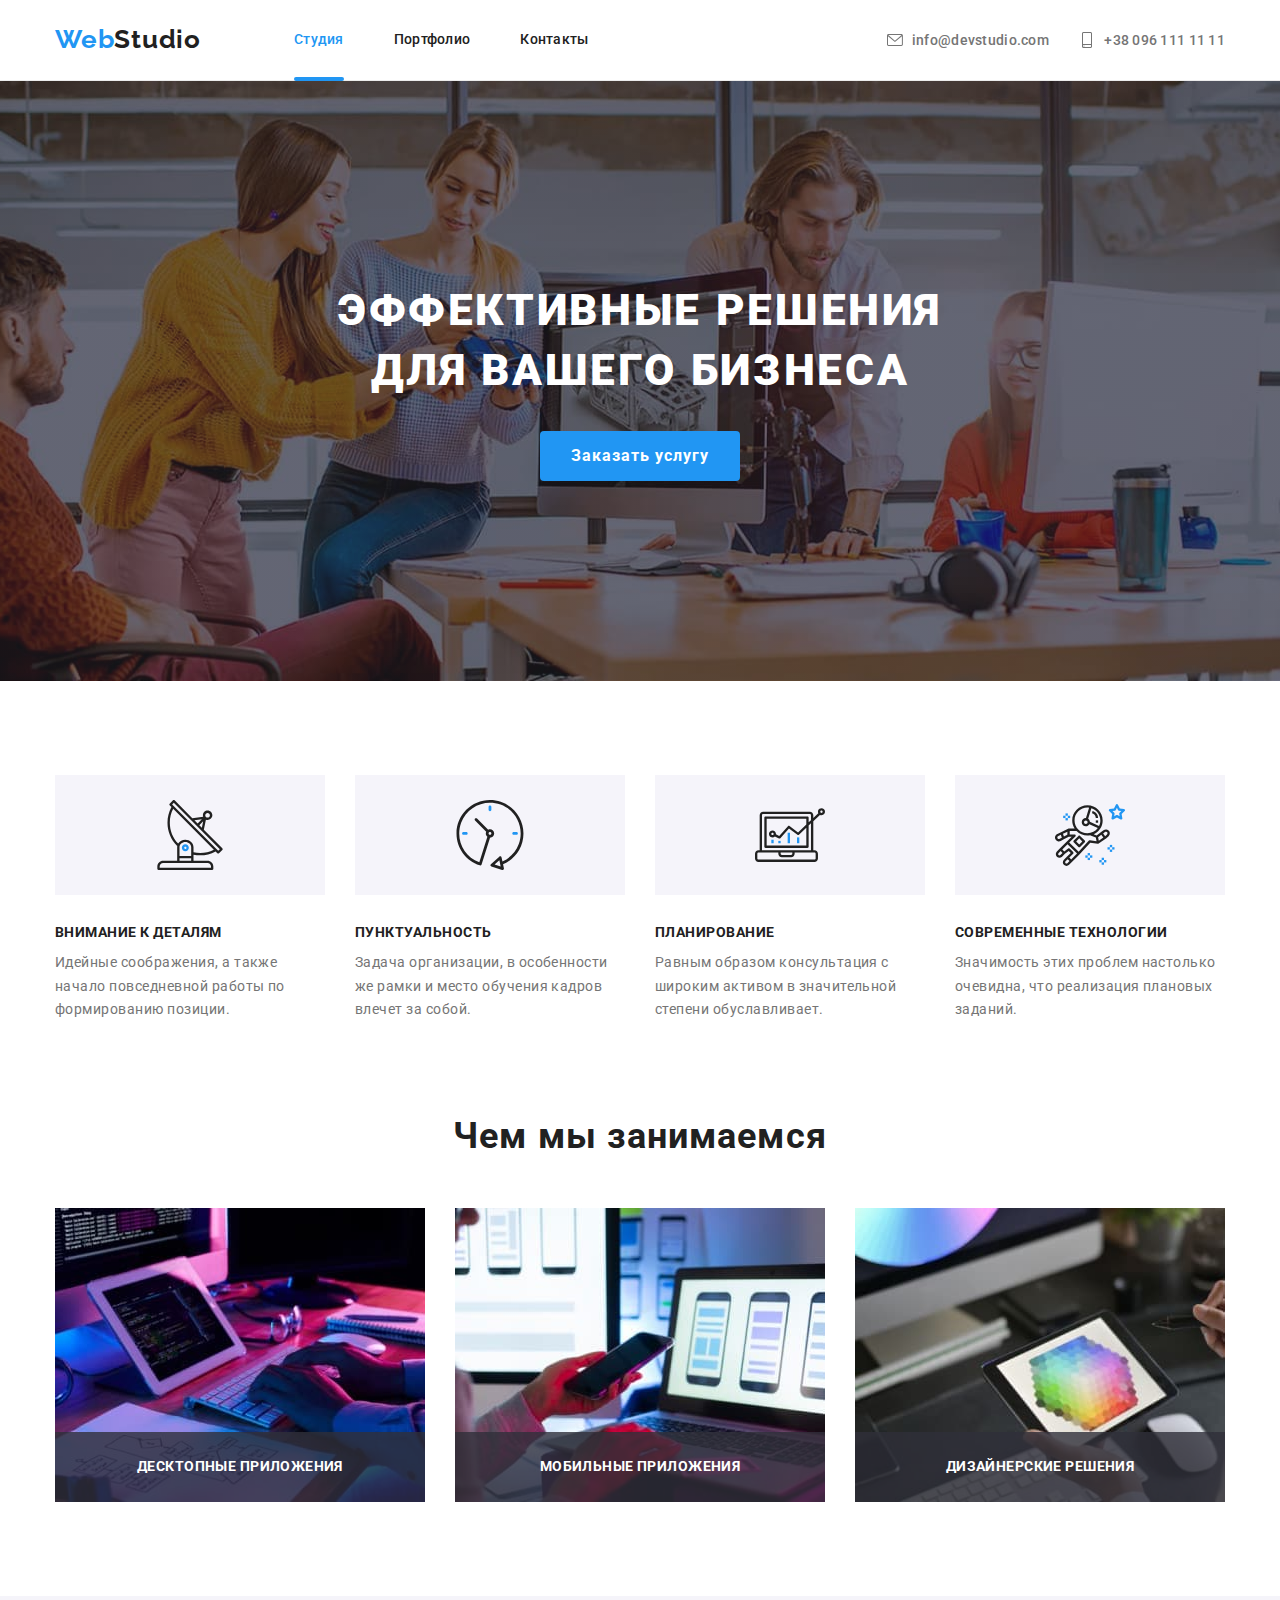
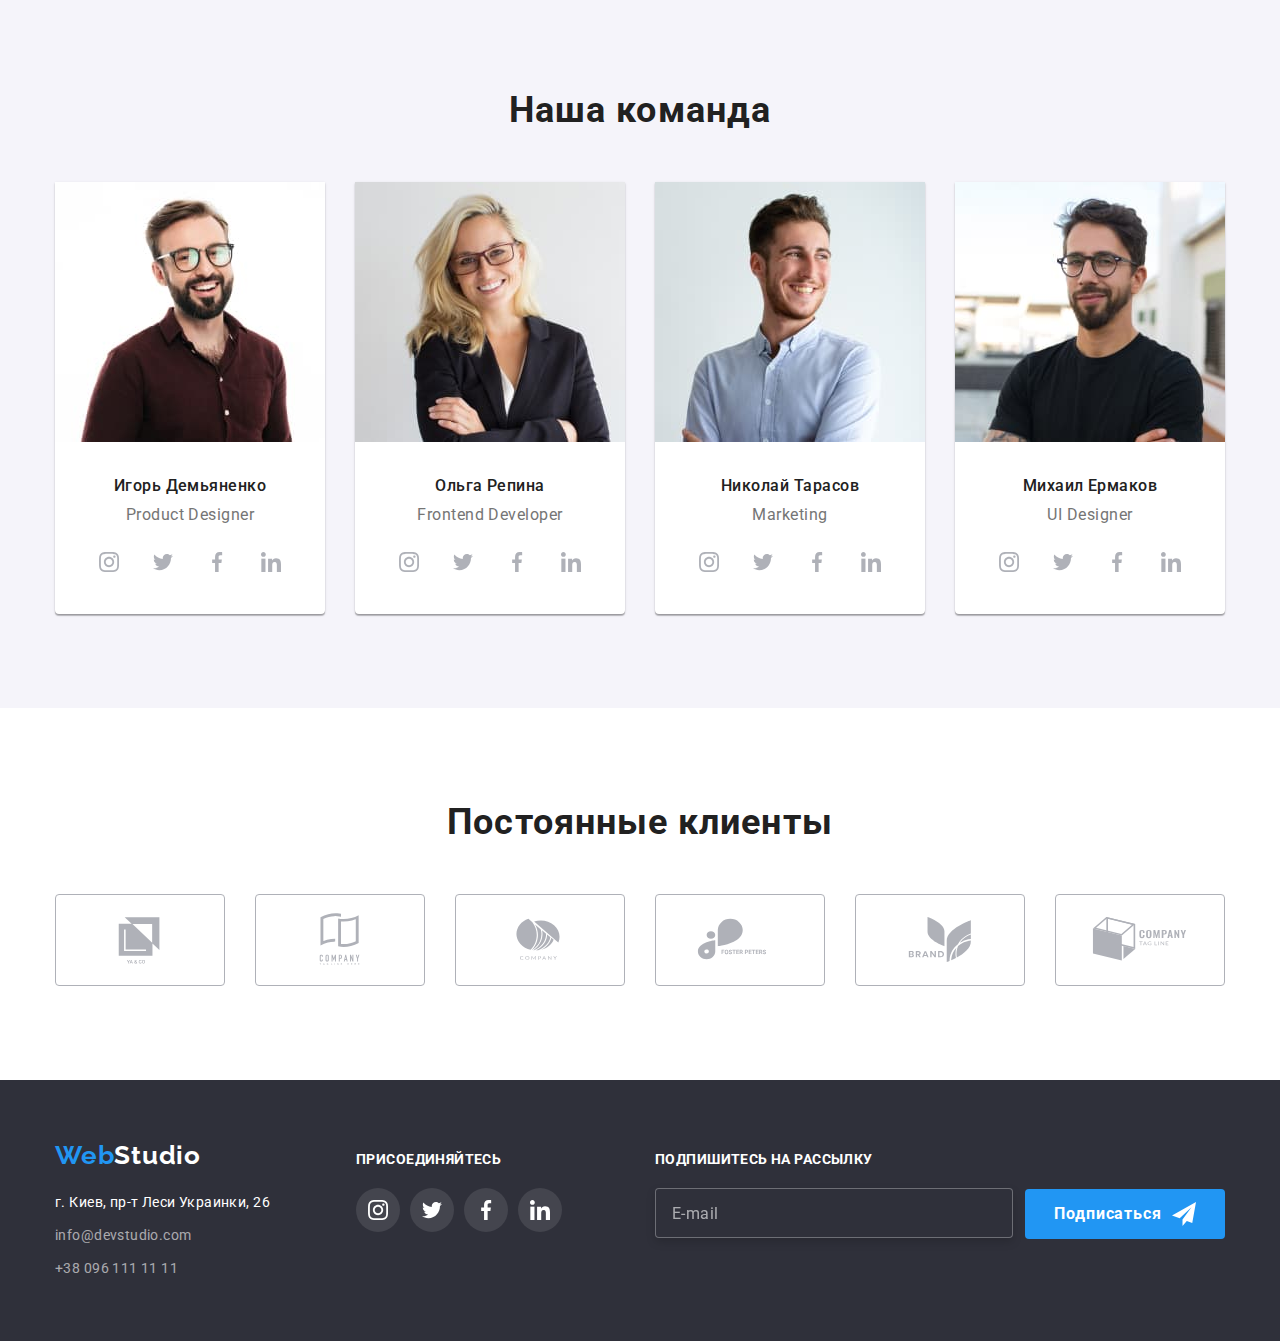
<file: index.html>
<!DOCTYPE html>
<html lang="ru">
  <head>
    <meta charset="UTF-8" />
    <meta http-equiv="X-UA-Compatible" content="IE=edge" />
    <meta name="viewport" content="width=device-width, initial-scale=1.0" />
    <link rel="stylesheet" href="./css/modern-normalize.css" />
    <link rel="stylesheet" href="./css/main.min.css" />
    <link rel="preconnect" href="https://fonts.googleapis.com" />
    <link rel="preconnect" href="https://fonts.gstatic.com" crossorigin />
    <link
      href="https://fonts.googleapis.com/css2?family=Raleway:wght@700&family=Roboto:wght@400;500;700;900&display=swap"
      rel="stylesheet"
    />
    <meta name="viewport" content="width=device-width, initial-scale=1.0" />
    <title>Главная</title>
  </head>
  <body>
    <header class="header">
      <div class="container header__container--flex">
        <a href="./index.html" lang="en" class="logo header__logo"
            >Web<span class="logo__span--black">Studio</span></a
          >
        <nav class="nav">
          <ul class="nav__list">
            <li class="nav__item nav__item--current">
              <a href="./index.html" class="nav__link">Студия</a>
            </li>
            <li class="nav__item">
              <a href="./portfolio.html" class="nav__link">Портфолио</a>
            </li>
            <li class="nav__item">
              <a href="#contacts" class="nav__link">Контакты</a>
            </li>
          </ul>
        </nav>
        <ul class="mail-tel">
          <li class="mail-tel__item">
            <a href="mailto:info@devstudio.com" class="mail-tel__link">
              <svg width="14" height="10" class="mail-tel__svg">
                <use href="./images/icons.svg#envelope"></use>
              </svg>
              info@devstudio.com</a
            >
          </li>
          <li class="mail-tel__item">
            <a href="tel:+380961111111" class="mail-tel__link"
              ><svg width="10" height="14" class="mail-tel__svg">
                <use href="./images/icons.svg#smartphone"></use>
              </svg>
              +38 096 111 11 11</a
            >
          </li>
        </ul>
      </div>
      <button type="button"  class="menu-btn menu-btn--open"><svg width="40" height="40">
        <use href="./images/icons.svg#menu"></use>
      </svg></button>
      <div class="mob-menu is-hidden">
        <div class="container mob-flex">
          <button type="button" class="menu-btn menu-btn--close"><svg width="40" height="40">
              <use href="./images/icons.svg#close-menu"></use>
            </svg></button>
          <div>
          <ul class="mob-menu__list">
            <li class="mob-menu__item">
              <a href="./index.html" class="mob-menu__link">Студия</a>
            </li>
            <li class="mob-menu__item">
              <a href="./portfolio.html" class="mob-menu__link">Портфолио</a>
            </li>
            <li class="mob-menu__item">
              <a href="#contacts" class="mob-menu__link">Контакты</a>
            </li>
          </ul>
        </div>
        <div>
          <ul class="mob-mail-tel">
            <li class="mob-mail-tel__item">
              <a href="tel:+380961111111" class="mob-mail-tel__tel">
                +38 096 111 11 11</a>
            </li>
            <li class="mob-mail-tel__item">
              <a href="mailto:info@devstudio.com" class="mob-mail-tel__mail">
                info@devstudio.com</a>
            </li>
          </ul>
          <ul class="mob-socials">
            <li class="mob-socials__item"><a href="" class="mob-socials__link">Instagram</a></li>
            <li class="mob-socials__item"><a href="" class="mob-socials__link">Twitter</a></li>
            <li class="mob-socials__item"><a href="" class="mob-socials__link">Facebook</a></li>
            <li class="mob-socials__item"><a href="" class="mob-socials__link">LinkedIn</a></li>
          </ul>
        </div>
        </div>
      </div>
    </header>
    <main>
      <section class="hero">
        <div class="container">
          <h1 class="hero__title">Эффективные решения для вашего бизнеса</h1>
          <button type="button" class="hero__btn big-btn" data-modal-open>
            Заказать услугу
          </button>
        </div>
      </section>
      <section class="benefits">
        <div class="container">
          <h2 class="visually-hidden">Наши преимущества</h2>
          <ul class="benefits__list">
            <li class="benefits__item">
              <div class="benefits__div">
                <svg width="70" height="70">
                  <use href="./images/icons.svg#antenna"></use>
                </svg>
              </div>
              <h3 class="benefits__title">Внимание к деталям</h3>
              <p class="benefits__text">
                Идейные соображения, а также начало повседневной работы по
                формированию позиции.
              </p>
            </li>
            <li class="benefits__item">
              <div class="benefits__div">
                <svg width="70" height="70">
                  <use href="./images/icons.svg#clock"></use>
                </svg>
              </div>
              <h3 class="benefits__title">Пунктуальность</h3>
              <p class="benefits__text">
                Задача организации, в особенности же рамки и место обучения
                кадров влечет за собой.
              </p>
            </li>
            <li class="benefits__item">
              <div class="benefits__div">
                <svg width="70" height="70">
                  <use href="./images/icons.svg#diagram"></use>
                </svg>
              </div>
              <h3 class="benefits__title">Планирование</h3>
              <p class="benefits__text">
                Равным образом консультация с широким активом в значительной
                степени обуславливает.
              </p>
            </li>
            <li class="benefits__item">
              <div class="benefits__div">
                <svg width="70" height="70">
                  <use href="./images/icons.svg#astronaut"></use>
                </svg>
              </div>
              <h3 class="benefits__title">Современные технологии</h3>
              <p class="benefits__text">
                Значимость этих проблем настолько очевидна, что реализация
                плановых заданий.
              </p>
            </li>
          </ul>
        </div>
      </section>
      <section class="studio">
        <div class="container">
          <h2 class="section-title">Чем мы занимаемся</h2>
          <ul class="studio__list">
            <li class="studio__item">
              <img
              srcset="./images/img-1.jpg 1x, ./images/img-1@2x.jpg 2x"
                src="./images/img-1.jpg"
                alt="Комп'ютер"
                width="370"
                height="294"
              />
              <h3 class="studio__cover-text">Десктопные приложения</h3>
            </li>
            <li class="studio__item">
              <img srcset="./images/img-2.jpg 1x, ./images/img-2@2x.jpg 2x" 
                src="./images/img-2.jpg"
                alt="Телефон"
                width="370"
                height="294"
              />
              <h3 class="studio__cover-text">Мобильные приложения</h3>
            </li>
            <li class="studio__item">
              <img srcset="./images/img-3.jpg 1x, ./images/img-3@2x.jpg 2x" 
                src="./images/img-3.jpg"
                alt="Планшет"
                width="370"
                height="294"
              />
              <h3 class="studio__cover-text">Дизайнерские решения</h3>
            </li>
          </ul>
        </div>
      </section>
      <section class="team">
        <div class="container">
          <h2 class="section-title">Наша команда</h2>
          <ul class="team__list">
            <li class="team__item">
              <picture>
                <source srcset="./images/team/igor-mobile.jpg 1x, ./images/team/igor-mobile@2x.jpg 2x" media="(max-width: 767px)"/>
                <source srcset="./images/team/igor-tablet.jpg 1x, ./images/team/igor-tablet@2x.jpg 2x" media="(max-width: 1199px)"/>
                <source srcset="./images/team/igor-desktop.jpg 1x, ./images/team/igor-desktop@2x.jpg 2x"/>
                <img
                src="./images/team/igor-desktop.jpg"
                alt="Игорь Демьяненко"
              />
              </picture>
              <div class="team__div">
                <h3 class="team__title">Игорь Демьяненко</h3>
                <p lang="en" class="team__text">Product Designer</p>
                <ul class="socials">
                  <li class="socials__item">
                    <a href="" class="socials__link">
                      <svg width="20" height="20">
                        <use href="./images/icons.svg#instagram"></use>
                      </svg>
                    </a>
                  </li>
                  <li class="socials__item">
                    <a href="" class="socials__link">
                      <svg width="20" height="20">
                        <use href="./images/icons.svg#twitter"></use>
                      </svg>
                    </a>
                  </li>
                  <li class="socials__item">
                    <a href="" class="socials__link">
                      <svg width="20" height="20">
                        <use href="./images/icons.svg#facebook"></use>
                      </svg>
                    </a>
                  </li>
                  <li class="socials__item">
                    <a href="" class="socials__link">
                      <svg width="20" height="20">
                        <use href="./images/icons.svg#linkedin"></use>
                      </svg>
                    </a>
                  </li>
                </ul>
              </div>
            </li>
            <li class="team__item">
              <picture>
                <source  srcset="./images/team/olga-mobile.jpg 1x, ./images/team/olga-mobile@2x.jpg 2x" media="(max-width: 767px)"/>
                <source srcset="./images/team/olga-tablet.jpg 1x, ./images/team/olga-tablet@2x.jpg 2x" media="(max-width: 1199px)" />
                <source srcset="./images/team/olga-desktop.jpg 1x, ./images/team/olga-desktop@2x.jpg 2x" />
                <img src="./images/team/olga-desktop.jpg" alt="Ольга Репина" />
              </picture>
              <div class="team__div">
                <h3 class="team__title">Ольга Репина</h3>
                <p lang="en" class="team__text">Frontend Developer</p>
                <ul class="socials">
                  <li class="socials__item">
                    <a href="" class="socials__link">
                      <svg width="20" height="20">
                        <use href="./images/icons.svg#instagram"></use>
                      </svg>
                    </a>
                  </li>
                  <li class="socials__item">
                    <a href="" class="socials__link">
                      <svg width="20" height="20">
                        <use href="./images/icons.svg#twitter"></use>
                      </svg>
                    </a>
                  </li>
                  <li class="socials__item">
                    <a href="" class="socials__link">
                      <svg width="20" height="20">
                        <use href="./images/icons.svg#facebook"></use>
                      </svg>
                    </a>
                  </li>
                  <li class="socials__item">
                    <a href="" class="socials__link">
                      <svg width="20" height="20">
                        <use href="./images/icons.svg#linkedin"></use>
                      </svg>
                    </a>
                  </li>
                </ul>
              </div>
            </li>
            <li class="team__item">
              <picture>
                <source srcset="./images/team/nik-mobile.jpg 1x, ./images/team/nik-mobile@2x.jpg 2x" media="(max-width: 767px)"/>
                <source srcset="./images/team/nik-tablet.jpg 1x, ./images/team/nik-tablet@2x.jpg 2x" media="(max-width: 1199px)" />
                <source srcset="./images/team/nik-desktop.jpg 1x, ./images/team/nik-desktop@2x.jpg 2x" />
                <img src="./images/team/nik-desktop.jpg" alt="Николай Тарасов" />
              </picture>
              <div class="team__div">
                <h3 class="team__title">Николай Тарасов</h3>
                <p lang="en" class="team__text">Marketing</p>
                <ul class="socials">
                  <li class="socials__item">
                    <a href="" class="socials__link">
                      <svg width="20" height="20">
                        <use href="./images/icons.svg#instagram"></use>
                      </svg>
                    </a>
                  </li>
                  <li class="socials__item">
                    <a href="" class="socials__link">
                      <svg width="20" height="20">
                        <use href="./images/icons.svg#twitter"></use>
                      </svg>
                    </a>
                  </li>
                  <li class="socials__item">
                    <a href="" class="socials__link">
                      <svg width="20" height="20">
                        <use href="./images/icons.svg#facebook"></use>
                      </svg>
                    </a>
                  </li>
                  <li class="socials__item">
                    <a href="" class="socials__link">
                      <svg width="20" height="20">
                        <use href="./images/icons.svg#linkedin"></use>
                      </svg>
                    </a>
                  </li>
                </ul>
              </div>
            </li>
            <li class="team__item">
              <picture>
                <source srcset="./images/team/mich-mobile.jpg 1x, ./images/team/mich-mobile@2x.jpg 2x" media="(max-width: 767px)"/>
                <source srcset="./images/team/mich-tablet.jpg 1x, ./images/team/mich-tablet@2x.jpg 2x" media="(max-width: 1199px)" />
                <source srcset="./images/team/mich-desktop.jpg 1x, ./images/team/mich-desktop@2x.jpg 2x" />
                <img src="./images/team/mich-desktop.jpg" alt="Михаил Ермаков" />
              </picture>
              <div class="team__div">
                <h3 class="team__title">Михаил Ермаков</h3>
                <p lang="en" class="team__text">UI Designer</p>
                <ul class="socials">
                  <li class="socials__item">
                    <a href="" class="socials__link">
                      <svg width="20" height="20">
                        <use href="./images/icons.svg#instagram"></use>
                      </svg>
                    </a>
                  </li>
                  <li class="socials__item">
                    <a href="" class="socials__link">
                      <svg width="20" height="20">
                        <use href="./images/icons.svg#twitter"></use>
                      </svg>
                    </a>
                  </li>
                  <li class="socials__item">
                    <a href="" class="socials__link">
                      <svg width="20" height="20">
                        <use href="./images/icons.svg#facebook"></use>
                      </svg>
                    </a>
                  </li>
                  <li class="socials__item">
                    <a href="" class="socials__link">
                      <svg width="20" height="20">
                        <use href="./images/icons.svg#linkedin"></use>
                      </svg>
                    </a>
                  </li>
                </ul>
              </div>
            </li>
          </ul>
        </div>
      </section>
      <section class="companies">
        <div class="container">
          <h2 class="companies__title section-title">Постоянные клиенты</h2>
          <ul class="companies__list">
            <li class="companies__item">
              <a href="" class="companies__link">
                <svg width="106" height="60">
                  <use href="./images/icons.svg#yaco"></use>
                </svg>
              </a>
            </li>
            <li class="companies__item">
              <a href="" class="companies__link">
                <svg width="106" height="60">
                  <use href="./images/icons.svg#tagline-here"></use>
                </svg>
              </a>
            </li>
            <li class="companies__item">
              <a href="" class="companies__link">
                <svg width="106" height="60">
                  <use href="./images/icons.svg#company"></use>
                </svg>
              </a>
            </li>
            <li class="companies__item">
              <a href="" class="companies__link">
                <svg width="106" height="60">
                  <use href="./images/icons.svg#foster"></use>
                </svg>
              </a>
            </li>
            <li class="companies__item">
              <a href="" class="companies__link">
                <svg width="106" height="60">
                  <use href="./images/icons.svg#brand"></use>
                </svg>
              </a>
            </li>
            <li class="companies__item">
              <a href="" class="companies__link">
                <svg width="106" height="60">
                  <use href="./images/icons.svg#tagline"></use>
                </svg>
              </a>
            </li>
          </ul>
        </div>
      </section>
    </main>
    <footer class="footer">
      <div class="container container--flex">
        <div class="footer__logo-adress">
          <a href="./index.html" lang="en" class="logo footer__logo"
            >Web<span class="logo__span--white">Studio</span></a
          >
          <address id="contacts">
            <ul>
              <li class="footer__item">
                <a
                  href="https://goo.gl/maps/BWB1Ba1xbW5cHDxY9"
                  target="_blank"
                  rel="noopener noreferrer"
                  class="footer__link footer__link--white">г. Киев, пр-т Леси Украинки, 26</a
                >
              </li>
              <li class="footer__item">
                <a href="mailto:info@devstudio.com" class="footer__link">info@devstudio.com</a>
              </li>
              <li class="footer__item">
                <a href="tel:+380961111111" class="footer__link">+38 096 111 11 11</a>
              </li>
            </ul>
          </address>
        </div>
        <div class="join">
          <h2 class="join__title">ПРИСОЕДИНЯЙТЕСЬ</h2>
          <ul class="socials footer__socials">
            <li class="socials__item">
              <a href="" class="socials__link socials__link--white">
                <svg width="20" height="20">
                  <use href="./images/icons.svg#instagram"></use>
                </svg>
              </a>
            </li>
            <li class="socials__item">
              <a href="" class="socials__link socials__link--white">
                <svg width="20" height="20">
                  <use href="./images/icons.svg#twitter"></use>
                </svg>
              </a>
            </li>
            <li class="socials__item">
              <a href="" class="socials__link socials__link--white">
                <svg width="20" height="20">
                  <use href="./images/icons.svg#facebook"></use>
                </svg>
              </a>
            </li>
            <li class="socials__item">
              <a href="" class="socials__link socials__link--white">
                <svg width="20" height="20">
                  <use href="./images/icons.svg#linkedin"></use>
                </svg>
              </a>
            </li>
          </ul>
        </div>
        <div class="email-form">
          <label for="foot-email" class="email-form__label"
            >Подпишитесь на рассылку</label
          >
          <input
            type="email"
            name="email"
            id="foot-email"
            placeholder="E-mail"
            class="email-form__input"
          />
          <button type="submit" class="big-btn email-form__btn">
            Подписаться<svg width="24" height="24" class="email-form__svg">
              <use href="./images/icons.svg#send"></use>
            </svg>
          </button>
        </div>
      </div>
    </footer>
    <div class="backdrop is-hidden" data-modal>
      <div class="modal">
        <button type="button" class="modal-button" data-modal-close>
          <svg width="11" height="11">
            <use href="./images/icons.svg#close"></use>
          </svg>
        </button>
        <h2 class="modal-title">Оставьте свои данные, мы вам перезвоним</h2>
        <form class="modal-form">
          <label for="name" class="modal-form__label">Имя</label>
          <div class="icon-form">
            <input type="name" name="name" id="name" /><svg
              width="18"
              height="18"
            >
              <use href="./images/icons.svg#person"></use>
            </svg>
          </div>
          <label for="tel" class="modal-form__label">Телефон</label>
          <div class="icon-form">
            <input type="number" name="tel" id="tel" /><svg
              width="18"
              height="18"
            >
              <use href="./images/icons.svg#tel"></use>
            </svg>
          </div>
          <label for="email" class="modal-form__label">Почта</label>
          <div class="icon-form">
            <input type="email" name="email" id="email" /><svg
              width="18"
              height="18"
            >
              <use href="./images/icons.svg#mail"></use>
            </svg>
          </div>
          <label for="comment" class="modal-form__label">Комментарий</label>
          <textarea
            name="comment"
            id="comment"
            placeholder="Введите текст"
          ></textarea>
          <label class="checkbox-label"
            ><input type="checkbox" class="checkbox visually-hidden" /><span
              class="checkbox-icon"
            ></span
            >Соглашаюсь с рассылкой и принимаю&nbsp;<a href=""
              >Условия договора</a
            >
          </label>
        </form>
        <button type="submit" class="big-btn modal__btn">Отправить</button>
      </div>
    </div>
    <script src="./js/modal.js"></script>
    <script src="./js/mobile-menu.js"></script>
  </body>
</html>
</file>
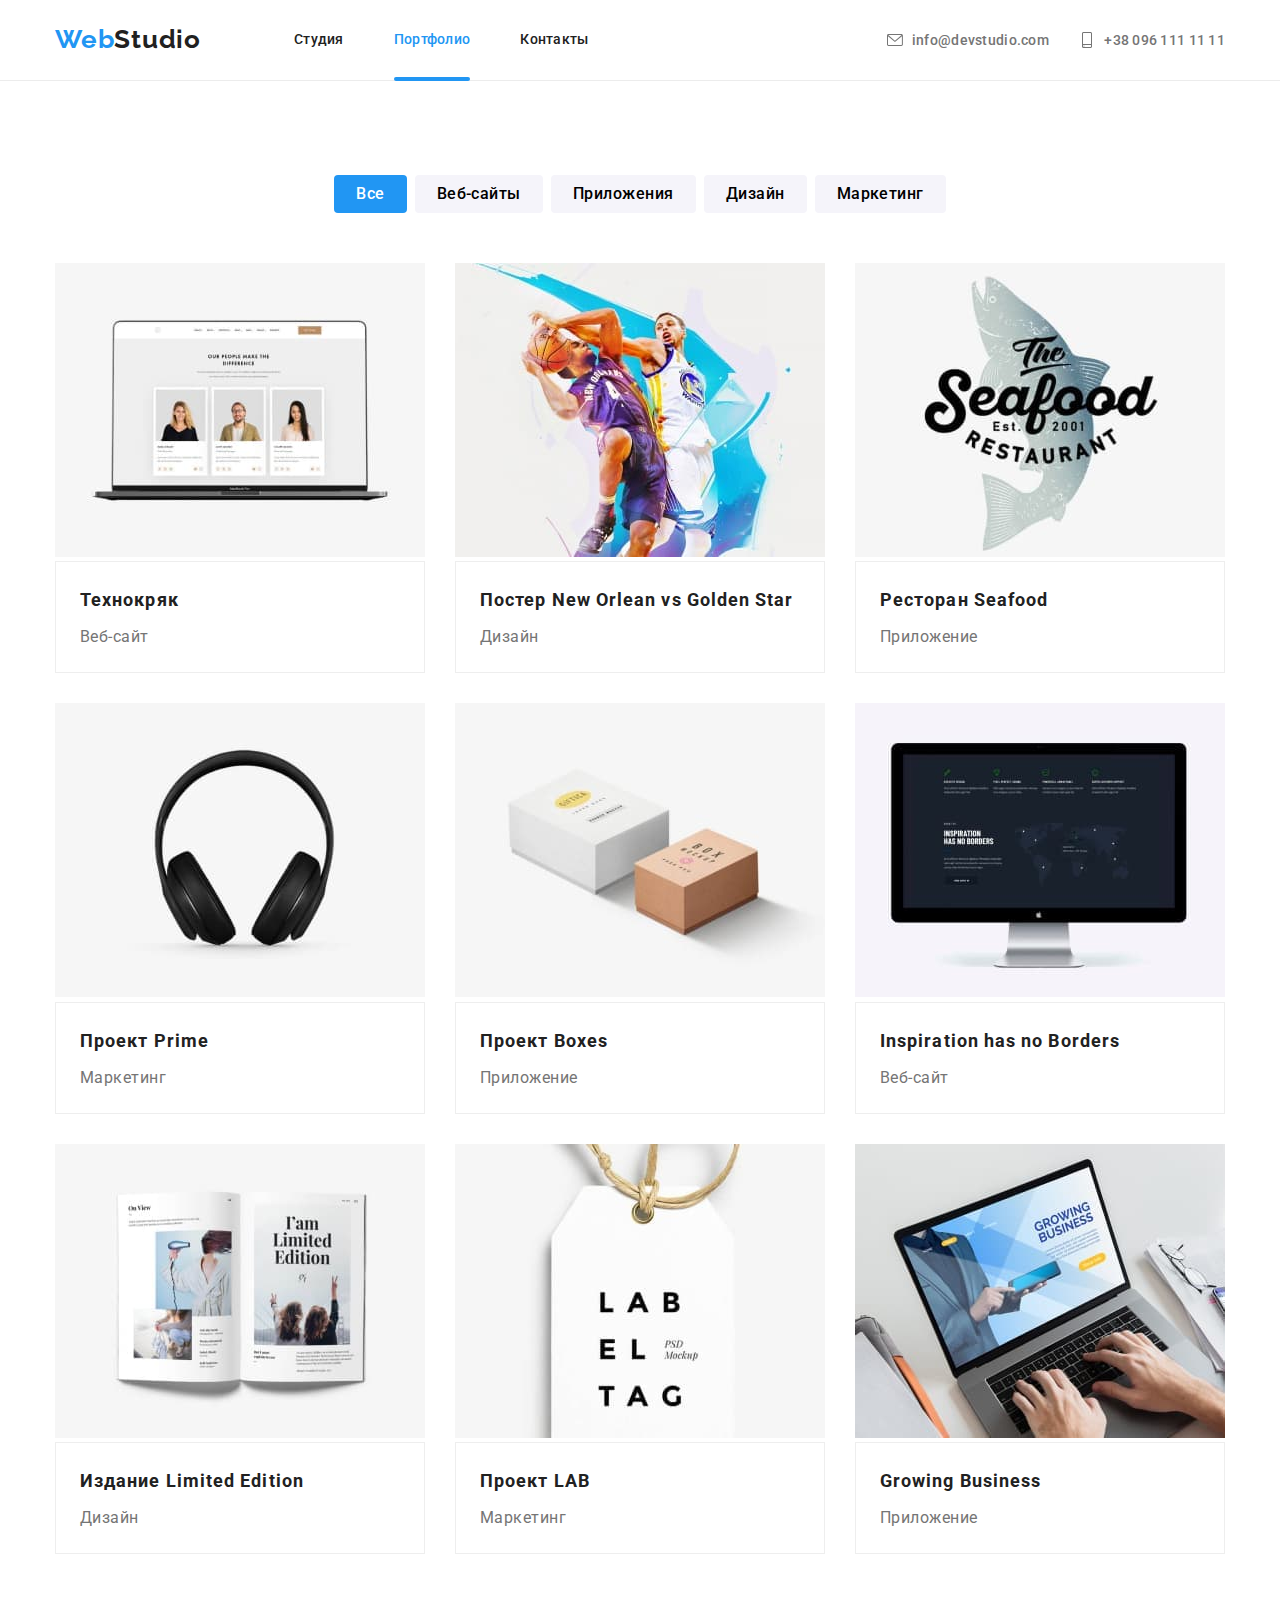
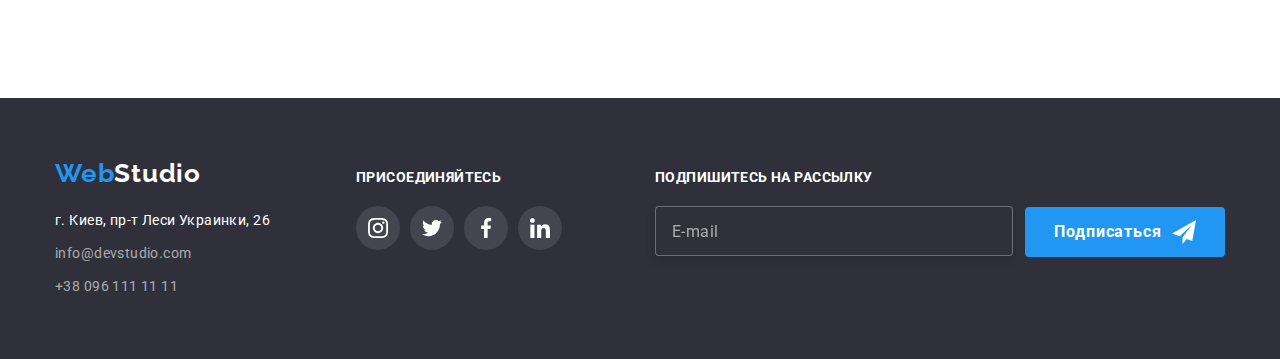
<file: portfolio.html>
<!DOCTYPE html>
<html lang="ru">
  <head>
    <meta charset="UTF-8" />
    <meta http-equiv="X-UA-Compatible" content="IE=edge" />
    <meta name="viewport" content="width=device-width, initial-scale=1.0" />
    <link rel="stylesheet" href="./css/modern-normalize.css" />
    <link rel="stylesheet" href="./css/main.min.css" />
    <link rel="preconnect" href="https://fonts.googleapis.com" />
    <link rel="preconnect" href="https://fonts.gstatic.com" crossorigin />
    <link
      href="https://fonts.googleapis.com/css2?family=Raleway:wght@700&family=Roboto:wght@400;500;700;900&display=swap"
      rel="stylesheet"
    />
    <meta name="viewport" content="width=device-width, initial-scale=1.0"/>
    <title>Портфолио</title>
  </head>
  <body>
    <header class="header">
      <div class="container header__container--flex">
        <a href="./index.html" lang="en" class="logo header__logo">Web<span class="logo__span--black">Studio</span></a>
        <nav class="nav">
          <ul class="nav__list">
            <li class="nav__item">
              <a href="./index.html" class="nav__link">Студия</a>
            </li>
            <li class="nav__item nav__item--current">
              <a href="./portfolio.html" class="nav__link">Портфолио</a>
            </li>
            <li class="nav__item">
              <a href="#contacts" class="nav__link">Контакты</a>
            </li>
          </ul>
        </nav>
        <ul class="mail-tel">
          <li class="mail-tel__item">
            <a href="mailto:info@devstudio.com" class="mail-tel__link">
              <svg width="14" height="10" class="mail-tel__svg">
                <use href="./images/icons.svg#envelope"></use>
              </svg>
              info@devstudio.com</a>
          </li>
          <li class="mail-tel__item">
            <a href="tel:+380961111111" class="mail-tel__link"><svg width="10" height="14" class="mail-tel__svg">
                <use href="./images/icons.svg#smartphone"></use>
              </svg>
              +38 096 111 11 11</a>
          </li>
        </ul>
      </div>
      <button type="button" class="menu-btn menu-btn--open"><svg width="40" height="40">
          <use href="./images/icons.svg#menu"></use>
        </svg></button>
      <div class="mob-menu is-hidden">
        <div class="container mob-flex">
          <button type="button" class="menu-btn menu-btn--close"><svg width="40" height="40">
              <use href="./images/icons.svg#close-menu"></use>
            </svg></button>
          <div>
            <ul class="mob-menu__list">
              <li class="mob-menu__item">
                <a href="./index.html" class="mob-menu__link">Студия</a>
              </li>
              <li class="mob-menu__item">
                <a href="./portfolio.html" class="mob-menu__link">Портфолио</a>
              </li>
              <li class="mob-menu__item">
                <a href="#contacts" class="mob-menu__link">Контакты</a>
              </li>
            </ul>
          </div>
          <div>
            <ul class="mob-mail-tel">
              <li class="mob-mail-tel__item">
                <a href="tel:+380961111111" class="mob-mail-tel__tel">
                  +38 096 111 11 11</a>
              </li>
              <li class="mob-mail-tel__item">
                <a href="mailto:info@devstudio.com" class="mob-mail-tel__mail">
                  info@devstudio.com</a>
              </li>
            </ul>
            <ul class="mob-socials">
              <li class="mob-socials__item"><a href="" class="mob-socials__link">Instagram</a></li>
              <li class="mob-socials__item"><a href="" class="mob-socials__link">Twitter</a></li>
              <li class="mob-socials__item"><a href="" class="mob-socials__link">Facebook</a></li>
              <li class="mob-socials__item"><a href="" class="mob-socials__link">LinkedIn</a></li>
            </ul>
          </div>
        </div>
      </div>
    </header>
    <main>
      <section class="portfolio">
        <div class="container">
          <h1 class="visually-hidden">Портфолио</h1>
          <ul class="btns">
            <li>
              <button type="button" class="btns__btn btns__btn--current">Все</button>
            </li>
            <li>
              <button type="button" class="btns__btn">Веб-сайты</button>
            </li>
            <li>
              <button type="button" class="btns__btn">Приложения</button>
            </li>
            <li>
              <button type="button" class="btns__btn">Дизайн</button>
            </li>
            <li>
              <button type="button" class="btns__btn">Маркетинг</button>
            </li>
          </ul>
          <ul class="works">
            <li class="works-item">
              <div class="thumb">
                <picture>
                  <source srcset="./images/portfolio/img-1-mobile.jpg 1x, ./images/portfolio/img-1-mobile@2x.jpg 2x" media="(max-width: 767px)" />
                  <source srcset="./images/portfolio/img-1-tablet.jpg 1x, ./images/portfolio/img-1-tablet@2x.jpg 2x" media="(max-width: 1199px)" />
                  <source srcset="./images/portfolio/img-1-desktop.jpg 1x, ./images/portfolio/img-1-desktop@2x.jpg 2x" />
                  <img
                  src="./images/portfolio/img-1-mobile.jpg"
                  alt="Макбук"
                />
                </picture>
                <p class="riding-text">
                  Ресурс предлагает комплексные предложения с разным уровнем
                  функционала и сервисов. Все это позволит посетителю получить
                  исчерпывающие сведения о компании или частном лице.
                </p>
              </div>
              <div class="works-titles">
                <h2>Технокряк</h2>
                <p class="works-p">Веб-сайт</p>
              </div>
            </li>
            <li class="works-item">
              <div class="thumb">
                <picture>
                  <source srcset="./images/portfolio/img-2-mobile.jpg 1x, ./images/portfolio/img-2-mobile@2x.jpg 2x"
                    media="(max-width: 767px)" />
                  <source srcset="./images/portfolio/img-2-tablet.jpg 1x, ./images/portfolio/img-2-tablet@2x.jpg 2x"
                    media="(max-width: 1199px)" />
                  <source srcset="./images/portfolio/img-2-desktop.jpg 1x, ./images/portfolio/img-2-desktop@2x.jpg 2x" />
                  <img src="./images/portfolio/img-2-mobile.jpg" alt="Баскетбол"/>
                </picture>
                <p class="riding-text">
                  Ресурс предлагает комплексные предложения с разным уровнем
                  функционала и сервисов. Все это позволит посетителю получить
                  исчерпывающие сведения о компании или частном лице.
                </p>
              </div>
              <div class="works-titles">
                <h2 lang="en">Постер New Orlean vs Golden Star</h2>
                <p class="works-p">Дизайн</p>
              </div>
            </li>
            <li class="works-item">
              <div class="thumb">
                <picture>
                  <source srcset="./images/portfolio/img-3-mobile.jpg 1x, ./images/portfolio/img-3-mobile@2x.jpg 2x"
                    media="(max-width: 767px)" />
                  <source srcset="./images/portfolio/img-3-tablet.jpg 1x, ./images/portfolio/img-3-tablet@2x.jpg 2x"
                    media="(max-width: 1199px)" />
                  <source srcset="./images/portfolio/img-3-desktop.jpg 1x, ./images/portfolio/img-3-desktop@2x.jpg 2x" />
                  <img src="./images/portfolio/img-3-mobile.jpg" alt="Лого ресторана"/>
                </picture>
                <p class="riding-text">
                  Ресурс предлагает комплексные предложения с разным уровнем
                  функционала и сервисов. Все это позволит посетителю получить
                  исчерпывающие сведения о компании или частном лице.
                </p>
              </div>
              <div class="works-titles">
                <h2 lang="en">Ресторан Seafood</h2>
                <p class="works-p">Приложение</p>
              </div>
            </li>
            <li class="works-item">
              <div class="thumb">
                <picture>
                  <source srcset="./images/portfolio/img-4-mobile.jpg 1x, ./images/portfolio/img-4-mobile@2x.jpg 2x"
                    media="(max-width: 767px)" />
                  <source srcset="./images/portfolio/img-4-tablet.jpg 1x, ./images/portfolio/img-4-tablet@2x.jpg 2x"
                    media="(max-width: 1199px)" />
                  <source srcset="./images/portfolio/img-4-desktop.jpg 1x, ./images/portfolio/img-4-desktop@2x.jpg 2x" />
                  <img src="./images/portfolio/img-4-mobile.jpg" alt="Наушники"/>
                </picture>
                <p class="riding-text">
                  Ресурс предлагает комплексные предложения с разным уровнем
                  функционала и сервисов. Все это позволит посетителю получить
                  исчерпывающие сведения о компании или частном лице.
                </p>
              </div>
              <div class="works-titles">
                <h2>Проект Prime</h2>
                <p class="works-p">Маркетинг</p>
              </div>
            </li>
            <li class="works-item">
              <div class="thumb">
                <picture>
                  <source srcset="./images/portfolio/img-5-mobile.jpg 1x, ./images/portfolio/img-5-mobile@2x.jpg 2x"
                    media="(max-width: 767px)" />
                  <source srcset="./images/portfolio/img-5-tablet.jpg 1x, ./images/portfolio/img-5-tablet@2x.jpg 2x"
                    media="(max-width: 1199px)" />
                  <source srcset="./images/portfolio/img-5-desktop.jpg 1x, ./images/portfolio/img-5-desktop@2x.jpg 2x" />
                  <img src="./images/portfolio/img-5-mobile.jpg" alt="Коробки"/>
                </picture>
                <p class="riding-text">
                  Ресурс предлагает комплексные предложения с разным уровнем
                  функционала и сервисов. Все это позволит посетителю получить
                  исчерпывающие сведения о компании или частном лице.
                </p>
              </div>
              <div class="works-titles">
                <h2>Проект Boxes</h2>
                <p class="works-p">Приложение</p>
              </div>
            </li>
            <li class="works-item">
              <div class="thumb">
                <picture>
                  <source srcset="./images/portfolio/img-6-mobile.jpg 1x, ./images/portfolio/img-6-mobile@2x.jpg 2x"
                    media="(max-width: 767px)" />
                  <source srcset="./images/portfolio/img-6-tablet.jpg 1x, ./images/portfolio/img-6-tablet@2x.jpg 2x"
                    media="(max-width: 1199px)" />
                  <source srcset="./images/portfolio/img-6-desktop.jpg 1x, ./images/portfolio/img-6-desktop@2x.jpg 2x" />
                  <img src="./images/portfolio/img-6-mobile.jpg" alt="Монитор"/>
                </picture>
                <p class="riding-text">
                  Ресурс предлагает комплексные предложения с разным уровнем
                  функционала и сервисов. Все это позволит посетителю получить
                  исчерпывающие сведения о компании или частном лице.
                </p>
              </div>
              <div class="works-titles">
                <h2 lang="en">Inspiration has no Borders</h2>
                <p class="works-p">Веб-сайт</p>
              </div>
            </li>
            <li class="works-item">
              <div class="thumb">
                <picture>
                  <source srcset="./images/portfolio/img-7-mobile.jpg 1x, ./images/portfolio/img-7-mobile@2x.jpg 2x"
                    media="(max-width: 767px)" />
                  <source srcset="./images/portfolio/img-7-tablet.jpg 1x, ./images/portfolio/img-7-tablet@2x.jpg 2x"
                    media="(max-width: 1199px)" />
                  <source srcset="./images/portfolio/img-7-desktop.jpg 1x, ./images/portfolio/img-7-desktop@2x.jpg 2x" />
                  <img src="./images/portfolio/img-7-mobile.jpg" alt="Книга"/>
                </picture>
                <p class="riding-text">
                  Ресурс предлагает комплексные предложения с разным уровнем
                  функционала и сервисов. Все это позволит посетителю получить
                  исчерпывающие сведения о компании или частном лице.
                </p>
              </div>
              <div class="works-titles">
                <h2 lang="en">Издание Limited Edition</h2>
                <p class="works-p">Дизайн</p>
              </div>
            </li>
            <li class="works-item">
              <div class="thumb">
                <picture>
                  <source srcset="./images/portfolio/img-8-mobile.jpg 1x, ./images/portfolio/img-8-mobile@2x.jpg 2x"
                    media="(max-width: 767px)" />
                  <source srcset="./images/portfolio/img-8-tablet.jpg 1x, ./images/portfolio/img-8-tablet@2x.jpg 2x"
                    media="(max-width: 1199px)" />
                  <source srcset="./images/portfolio/img-8-desktop.jpg 1x, ./images/portfolio/img-8-desktop@2x.jpg 2x" />
                  <img src="./images/portfolio/img-8-mobile.jpg" alt="Бирка"/>
                </picture>
                <p class="riding-text">
                  Ресурс предлагает комплексные предложения с разным уровнем
                  функционала и сервисов. Все это позволит посетителю получить
                  исчерпывающие сведения о компании или частном лице.
                </p>
              </div>
              <div class="works-titles">
                <h2>Проект LAB</h2>
                <p class="works-p">Маркетинг</p>
              </div>
            </li>
            <li class="works-item">
              <div class="thumb">
                <picture>
                  <source srcset="./images/portfolio/img-9-mobile.jpg 1x, ./images/portfolio/img-9-mobile@2x.jpg 2x"
                    media="(max-width: 767px)" />
                  <source srcset="./images/portfolio/img-9-tablet.jpg 1x, ./images/portfolio/img-9-tablet@2x.jpg 2x"
                    media="(max-width: 1199px)" />
                  <source srcset="./images/portfolio/img-9-desktop.jpg 1x, ./images/portfolio/img-9-desktop@2x.jpg 2x" />
                  <img src="./images/portfolio/img-9-mobile.jpg" alt="Ноутбук"/>
                </picture>
                <p class="riding-text">
                  Ресурс предлагает комплексные предложения с разным уровнем
                  функционала и сервисов. Все это позволит посетителю получить
                  исчерпывающие сведения о компании или частном лице.
                </p>
              </div>
              <div class="works-titles">
                <h2 lang="en">Growing Business</h2>
                <p class="works-p">Приложение</p>
              </div>
            </li>
          </ul>
        </div>
      </section>
    </main>
    <footer class="footer">
      <div class="container container--flex">
        <div class="footer__logo-adress">
          <a href="./index.html" lang="en" class="logo footer__logo">Web<span class="logo__span--white">Studio</span></a>
          <address id="contacts">
            <ul>
              <li class="footer__item">
                <a href="https://goo.gl/maps/BWB1Ba1xbW5cHDxY9" target="_blank" rel="noopener noreferrer"
                  class="footer__link footer__link--white">г. Киев, пр-т Леси Украинки, 26</a>
              </li>
              <li class="footer__item">
                <a href="mailto:info@devstudio.com" class="footer__link">info@devstudio.com</a>
              </li>
              <li class="footer__item">
                <a href="tel:+380961111111" class="footer__link">+38 096 111 11 11</a>
              </li>
            </ul>
          </address>
        </div>
        <div class="join">
          <h2 class="join__title">ПРИСОЕДИНЯЙТЕСЬ</h2>
          <ul class="socials footer__socials">
            <li class="socials__item">
              <a href="" class="socials__link socials__link--white">
                <svg width="20" height="20">
                  <use href="./images/icons.svg#instagram"></use>
                </svg>
              </a>
            </li>
            <li class="socials__item">
              <a href="" class="socials__link socials__link--white">
                <svg width="20" height="20">
                  <use href="./images/icons.svg#twitter"></use>
                </svg>
              </a>
            </li>
            <li class="socials__item">
              <a href="" class="socials__link socials__link--white">
                <svg width="20" height="20">
                  <use href="./images/icons.svg#facebook"></use>
                </svg>
              </a>
            </li>
            <li class="socials__item">
              <a href="" class="socials__link socials__link--white">
                <svg width="20" height="20">
                  <use href="./images/icons.svg#linkedin"></use>
                </svg>
              </a>
            </li>
          </ul>
        </div>
        <div class="email-form">
          <label for="foot-email" class="email-form__label">Подпишитесь на рассылку</label>
          <input type="email" name="email" id="foot-email" placeholder="E-mail" class="email-form__input" />
          <button type="submit" class="big-btn email-form__btn">
            Подписаться<svg width="24" height="24" class="email-form__svg">
              <use href="./images/icons.svg#send"></use>
            </svg>
          </button>
        </div>
      </div>
    </footer>
    <script src="./js/mobile-menu.js"></script>
  </body>
</html>
</file>
<file: css/main.min.css>
body{font-family:"Roboto","Helvetica Neue",sans-serif;color:#212121}.container{width:100%;max-width:480px;margin:0 auto;padding:0 15px}@media screen and (min-width: 768px){.container{max-width:768px}}@media screen and (min-width: 1200px){.container{max-width:1200px}}p,h1,h2,h3{margin:0}ul{margin:0;padding-left:0;list-style:none}img{max-width:100%}.logo{font-family:"Raleway";font-weight:700;font-size:24px;line-height:1.17;letter-spacing:.03em;color:#2196f3;text-decoration:none;color:#2196f3}@media screen and (min-width: 1200px){.logo{font-size:26px;line-height:1.2}}.section-title{font-weight:700;font-size:28px;line-height:1.18;text-align:center;letter-spacing:.03em}@media screen and (min-width: 1200px){.section-title{font-size:36px;line-height:1.16}}.big-btn{min-width:200px;height:50px;border:none;border-radius:4px;font-family:"Roboto","Helvetica Neue",sans-serif;font-weight:700;font-size:16px;line-height:1.88;letter-spacing:.06em;color:#fff;background-color:#2196f3}.big-btn:hover,.big-btn:focus{cursor:pointer}.is-hidden{opacity:0;visibility:hidden;position:none}.visually-hidden{position:absolute;width:1px;height:1px;margin:-1px;border:0;padding:0;white-space:nowrap;clip-path:inset(100%);clip:rect(0 0 0 0);overflow:hidden}.no-scroll{overflow:hidden}.portfolio{padding:60px 0}@media screen and (min-width: 1200px){.portfolio{padding:94px 0}}.header{border-bottom:1px solid #ececec;font-weight:500;font-size:14px;line-height:1.14;letter-spacing:.02em}.header__logo{padding:16px 0;color:#2196f3}@media screen and (min-width: 768px){.header__logo{margin-right:88px;padding:26px 0}}@media screen and (min-width: 1200px){.header__logo{margin-right:93px;padding:24px 0}}.mob-flex{display:flex;justify-content:space-between;flex-direction:column;height:100%}.logo__span--black{color:#212121}.menu-btn{position:absolute;top:10px;right:15px;border:none;background-color:#fff;fill:#212121;transition:fill 250ms cubic-bezier(0.4, 0, 0.2, 1)}.menu-btn:hover,.menu-btn:focus{fill:#2196f3}@media screen and (min-width: 768px){.menu-btn{display:none}}.menu-btn:hover,.menu-btn:focus{fill:#2196f3}.mob-menu{position:fixed;width:100vw;height:100vh;top:0;overflow:auto;z-index:1;background-color:#fff;padding:48px 40px}.mob-menu__item:not(:last-child){margin-bottom:32px}.mob-menu__link{text-decoration:none;font-size:40px;line-height:1.175;letter-spacing:.02em;color:#212121}.mob-menu__link:hover,.mob-menu__link:focus{color:#2196f3}.mob-mail-tel{margin-bottom:64px}.mob-mail-tel__item:not(:last-child){margin-bottom:32px}.mob-mail-tel__tel{text-decoration:none;font-size:34px;line-height:1.18;letter-spacing:.02em;color:#2196f3}.mob-mail-tel__mail{text-decoration:none;font-size:24px;line-height:1.17;letter-spacing:.02em;color:#757575}.mob-socials{display:flex;flex-wrap:wrap;gap:20px}.mob-socials__link{text-decoration:none;font-size:18px;line-height:1.22;letter-spacing:.02em;color:#2196f3}.header__container--flex{display:flex}@media screen and (max-width: 767px){.nav{display:none}}.nav__list{display:flex}.nav__item:not(:last-child){margin-right:50px}.nav__item--current{position:relative;color:#2196f3}.nav__item--current::after{content:"";position:absolute;left:0;bottom:-1px;width:100%;height:4px;background:#2196f3;border-radius:2px}.nav__link{display:block;padding:32px 0;text-decoration:none;color:inherit;transition:color 250ms cubic-bezier(0.4, 0, 0.2, 1)}.nav__link:hover,.nav__link:focus{color:#2196f3;fill:#2196f3}.mail-tel{display:flex;margin-left:auto;flex-direction:column;padding:16px 0}@media screen and (min-width: 1200px){.mail-tel{flex-direction:row;padding:0;gap:30px}}@media screen and (max-width: 767px){.mail-tel{display:none}}.mail-tel__link{display:block;padding:5px 0;text-decoration:none;color:#757575;font-size:12px;line-height:1.1666666667;letter-spacing:.02em;fill:#757575;transition:color 250ms cubic-bezier(0.4, 0, 0.2, 1)}.mail-tel__link:hover,.mail-tel__link:focus{color:#2196f3;fill:#2196f3}@media screen and (min-width: 1200px){.mail-tel__link{padding:32px 0 31px;font-size:14px;line-height:1.1428571429}}.mail-tel__svg{vertical-align:top;margin-right:6px;transition:fill 250ms cubic-bezier(0.4, 0, 0.2, 1)}@media screen and (min-width: 1200px){.mail-tel__svg{width:16px;height:16px}}.hero{margin:0 auto;max-width:1600px;background-image:linear-gradient(rgba(47, 48, 58, 0.4), rgba(47, 48, 58, 0.4)),url(../images/hero-mobile.jpg);background-position:center;background-size:cover;background-repeat:no-repeat;background-color:#2f303a;padding:118px 0}@media(min-device-pixel-ratio: 2),(min-resolution: 192dpi),(min-resolution: 2dppx){.hero{background-image:linear-gradient(rgba(47, 48, 58, 0.4), rgba(47, 48, 58, 0.4)),url(../images/hero-mobile@2x.jpg)}}@media screen and (min-width: 768px){.hero{background-image:linear-gradient(rgba(47, 48, 58, 0.4), rgba(47, 48, 58, 0.4)),url(../images/hero-tablet.jpg)}}@media screen and (min-width: 768px)and (min-device-pixel-ratio: 2),screen and (min-width: 768px)and (min-resolution: 192dpi),screen and (min-width: 768px)and (min-resolution: 2dppx){.hero{background-image:linear-gradient(rgba(47, 48, 58, 0.4), rgba(47, 48, 58, 0.4)),url(../images/hero-tablet@2x.jpg)}}@media screen and (min-width: 1200px){.hero{padding:200px 0;background-image:linear-gradient(rgba(47, 48, 58, 0.4), rgba(47, 48, 58, 0.4)),url(../images/hero-desktop.jpg)}}@media screen and (min-width: 1200px)and (min-device-pixel-ratio: 2),screen and (min-width: 1200px)and (min-resolution: 192dpi),screen and (min-width: 1200px)and (min-resolution: 2dppx){.hero{background-image:linear-gradient(rgba(47, 48, 58, 0.4), rgba(47, 48, 58, 0.4)),url(../images/hero-desktop@2x.jpg)}}.hero__title{max-width:360px;margin:0 auto 30px;font-weight:900;font-size:26px;line-height:1.62;text-align:center;letter-spacing:.06em;text-transform:uppercase;color:#fff}@media screen and (min-width: 1200px){.hero__title{max-width:696px;font-size:44px;line-height:1.36}}.hero__btn{display:block;margin:0 auto}.benefits{letter-spacing:.03em;padding:60px 0}@media screen and (min-width: 1200px){.benefits{padding:94px 0}}.benefits__list{display:flex;flex-wrap:wrap;gap:30px}.benefits__item{width:100%;max-width:450px}@media screen and (min-width: 768px){.benefits__item{width:calc((100% - 30px)/2)}}@media screen and (min-width: 1200px){.benefits__item{width:calc((100% - 90px)/4)}}.benefits__div{display:flex;height:120px;margin-bottom:30px;align-items:center;justify-content:center;background-color:#f5f4fa}.benefits__title{text-align:center;margin-bottom:10px;font-weight:700;font-size:14px;line-height:1.14;text-transform:uppercase}@media screen and (min-width: 768px){.benefits__title{text-align:left}}.benefits__text{font-size:14px;line-height:1.71;color:#757575}.studio{display:none;padding-bottom:94px}@media screen and (min-width: 1200px){.studio{display:block}}.studio__list{display:flex;margin-top:50px;gap:30px}.studio__item{position:relative;height:294px}.studio__cover-text{position:absolute;width:100%;bottom:0;padding:27px 0;font-size:14px;line-height:1.14;text-align:center;letter-spacing:.03em;text-transform:uppercase;color:#fff;background-color:rgba(47,48,58,.8)}.team{padding:60px 0;background-color:#f5f4fa}@media screen and (min-width: 1200px){.team{padding:94px 0}}.team__list{display:flex;flex-wrap:wrap;gap:30px;margin-top:30px}@media screen and (min-width: 1200px){.team__list{margin-top:50px}}.team__item{width:100%;box-shadow:0px 1px 3px rgba(0,0,0,.12),0px 1px 1px rgba(0,0,0,.14),0px 2px 1px rgba(0,0,0,.2);border-radius:0px 0px 4px 4px;background-color:#fff}@media screen and (min-width: 768px){.team__item{width:calc((100% - 30px)/2)}}@media screen and (min-width: 1200px){.team__item{width:calc((100% - 90px)/4)}}.team__div{padding:24px 0;text-align:center;letter-spacing:.03em}@media screen and (min-width: 1200px){.team__div{padding:30px 0}}.team__title{font-size:16px;line-height:1.19;font-weight:500;margin-bottom:10px}.team__text{font-size:16px;line-height:1.19;font-weight:400;color:#757575;margin-bottom:16px}.socials{display:flex;justify-content:center;gap:10px}.socials__link{display:flex;align-items:center;justify-content:center;width:44px;height:44px;border-radius:50px;fill:#afb1b8;background-color:#fff;transition:fill 250ms cubic-bezier(0.4, 0, 0.2, 1),background-color 250ms cubic-bezier(0.4, 0, 0.2, 1)}.socials__link:hover,.socials__link:focus{fill:#fff;background-color:#2196f3}.companies{padding:60px 0}@media screen and (min-width: 1200px){.companies{padding:94px 0}}.companies__title{margin-bottom:30px;font-family:"Roboto","Helvetica Neue",sans-serif}@media screen and (min-width: 1200px){.companies__title{margin-bottom:50px}}.companies__list{display:flex;flex-wrap:wrap;justify-content:center;gap:30px}.companies__item{width:calc((100% - 30px)/2);height:92px}@media screen and (min-width: 768px){.companies__item{width:calc((100% - 60px)/3)}}@media screen and (min-width: 1200px){.companies__item{width:calc((100% - 150px)/6)}}.companies__link{display:flex;width:100%;height:100%;border:1px solid #afb1b8;border-radius:4px;align-items:center;justify-content:center;fill:#afb1b8;transition:border-color 250ms cubic-bezier(0.4, 0, 0.2, 1);transition:fill 250ms cubic-bezier(0.4, 0, 0.2, 1),border-color 250ms cubic-bezier(0.4, 0, 0.2, 1)}.companies__link:hover,.companies__link:focus{fill:#2196f3;border-color:#2196f3}.footer{text-align:center;padding:60px 0;background-color:#2f303a}@media screen and (min-width: 768px){.footer{padding:60px 0}}@media screen and (min-width: 1200px){.footer{padding:60px 0;text-align:left}}.footer__logo-adress{margin:0 auto}@media screen and (min-width: 768px){.footer__logo-adress{margin:0}}@media screen and (min-width: 1200px){.footer__logo-adress{margin-right:26px}}.footer__logo{display:block;margin-bottom:20px}.footer__item:not(:last-child){margin-bottom:8px}@media screen and (min-width: 1200px){.footer__item:not(:last-child){margin-bottom:9px}}.footer__link{font-family:"Roboto","Helvetica Neue",sans-serif;font-style:normal;font-size:14px;line-height:1.71;letter-spacing:.03em;text-decoration:none;color:rgba(255,255,255,.6)}.footer__link--white{color:#fff}.container--flex{display:flex;flex-wrap:wrap;gap:60px}@media screen and (min-width: 768px){.container--flex{justify-content:space-between;padding-left:76px;padding-right:89px}}@media screen and (min-width: 1200px){.container--flex{justify-content:flex-start;padding-left:15px;padding-right:15px}}.logo__span--white{color:#fff}.join{width:100%}@media screen and (min-width: 768px){.join{width:auto;padding-top:5px}}@media screen and (min-width: 1200px){.join{padding-top:12px}}.join__title{margin-bottom:20px;color:#fff;font-weight:700;font-size:14px;line-height:1.14;letter-spacing:.03em}.socials__link--white{fill:#fff;background-color:rgba(255,255,255,.1)}.email-form{width:100%}@media screen and (min-width: 1200px){.email-form{width:auto;margin-left:auto;padding-top:12px}}.email-form__label{display:block;margin:0 auto;font-weight:700;font-size:14px;line-height:1.14;letter-spacing:.03em;text-transform:uppercase;color:#fff}.email-form__input{width:100%;max-width:450px;height:50px;margin:20px 0;padding-left:16px;color:#fff;border:1px solid rgba(255,255,255,.3);filter:drop-shadow(0px 4px 4px rgba(0, 0, 0, 0.15));border-radius:4px;background-color:#2f303a}@media screen and (min-width: 1200px){.email-form__input{width:358px;margin:20px 8px 0 0}}.email-form__input::placeholder{color:rgba(255,255,255,.6);font-size:16px;line-height:1.25;letter-spacing:.03em}.email-form__btn{display:block;margin:0 auto}@media screen and (min-width: 1200px){.email-form__btn{display:inline}}.email-form__svg{fill:#fff;vertical-align:middle;margin-left:10px}.backdrop{position:fixed;top:0;left:0;width:100%;height:100%;background-color:rgba(0,0,0,.2);transition:opacity 250ms cubic-bezier(0.4, 0, 0.2, 1),visibility 250ms cubic-bezier(0.4, 0, 0.2, 1)}.backdrop.is-hidden .modal{transform:translate(-50%, -50%) scale(1.1)}.modal{position:absolute;width:450px;max-width:100%;min-height:609px;padding:40px;background-color:#fff;box-shadow:0px 1px 3px rgba(0,0,0,.12),0px 1px 1px rgba(0,0,0,.14),0px 2px 1px rgba(0,0,0,.2);border-radius:4px;top:50%;left:50%;transform:translate(-50%, -50%) scale(1);transition:transform 250ms cubic-bezier(0.4, 0, 0.2, 1)}@media screen and (min-width: 1200px){.modal{width:528px;min-height:581px}}.modal-button{display:flex;align-items:center;justify-content:center;width:30px;height:30px;padding:0;background:none;border:1px solid rgba(0,0,0,.1);border-radius:50%;position:absolute;top:8px;right:8px;transition:border-color 250ms cubic-bezier(0.4, 0, 0.2, 1)}.modal-button svg{transition:fill 250ms cubic-bezier(0.4, 0, 0.2, 1)}.modal-button:hover{cursor:pointer;fill:#2196f3}.modal-button:focus{border-color:#2196f3;outline:none}.modal__btn{display:block;margin:0 auto}.modal-title{margin-bottom:12px;font-weight:700;font-size:20px;line-height:1.15;text-align:center;letter-spacing:.03em;color:#212121}.modal-form__label{font-size:12px;line-height:1.16;letter-spacing:.01em;color:#757575}.icon-form{position:relative;margin:4px 0 10px}.icon-form input{display:block;width:100%;height:40px;font-size:14px;padding-left:42px;color:#212121;border:1px solid;border-color:rgba(33,33,33,.2);border-radius:4px;transition:border-color 250ms cubic-bezier(0.4, 0, 0.2, 1)}.icon-form input::-webkit-outer-spin-button,.icon-form input::-webkit-inner-spin-button{-webkit-appearance:none}.icon-form svg{position:absolute;top:11px;left:12px;fill:#212121;transition:fill 250ms cubic-bezier(0.4, 0, 0.2, 1)}.icon-form:focus-within input,.icon-form:hover input{outline:none;border-color:#2196f3;cursor:pointer}.icon-form:focus-within svg,.icon-form:hover svg{fill:#2196f3;cursor:pointer}#comment{display:block;width:100%;height:120px;margin:4px 0 20px;padding:12px 16px;resize:none;color:#212121;border:1px solid;border-color:rgba(33,33,33,.2);border-radius:4px;transition:border-color 250ms cubic-bezier(0.4, 0, 0.2, 1)}#comment::placeholder{font-size:14px;line-height:16px;letter-spacing:.01em;color:rgba(117,117,117,.5)}#comment:focus-within,#comment:hover{outline:none;border-color:#2196f3}.checkbox-label{display:flex;align-items:center;margin-bottom:30px;font-size:12px;line-height:1.1666666667;letter-spacing:.03em;color:#757575;transition:border-color 250ms cubic-bezier(0.4, 0, 0.2, 1),background-color 250ms cubic-bezier(0.4, 0, 0.2, 1)}@media screen and (min-width: 1200px){.checkbox-label{padding-left:12px;font-size:14px;line-height:1.71}}.checkbox-label a{color:#2196f3}.checkbox-icon{content:"";display:inline-block;width:16px;height:15px;margin-right:7px;border:2px solid #212121;border-radius:2px;background-color:#fff}.checkbox:focus+.checkbox-icon{border-color:#2196f3}.checkbox:checked+.checkbox-icon{border-color:#2196f3;background-color:#2196f3;background-image:url(../images/check.svg);background-size:contain;background-position:center;background-repeat:no-repeat}.btns{display:flex;flex-wrap:wrap;gap:15px 8px;padding-bottom:40px}@media screen and (min-width: 768px){.btns{justify-content:center;padding-bottom:30px}}@media screen and (min-width: 1200px){.btns{padding-bottom:50px}}.btns__btn{padding:6px 22px;border:none;border-radius:4px;font-family:"Roboto","Helvetica Neue",sans-serif;font-weight:500;font-size:16px;line-height:1.62;text-align:center;letter-spacing:.03em;background-color:#f5f4fa;transition:fill 250ms cubic-bezier(0.4, 0, 0.2, 1),background-color 250ms cubic-bezier(0.4, 0, 0.2, 1),box-shadow 250ms cubic-bezier(0.4, 0, 0.2, 1)}.btns__btn--current{color:#fff;background-color:#2196f3}.btns__btn:hover{color:#fff;background-color:#2196f3;cursor:pointer;box-shadow:0px 3px 1px rgba(0,0,0,.1),0px 1px 2px rgba(0,0,0,.08),0px 2px 2px rgba(0,0,0,.12)}.works{display:flex;flex-wrap:wrap;gap:30px;padding-bottom:40px}@media screen and (min-width: 768px){.works{padding-bottom:30px}}@media screen and (min-width: 1200px){.works{padding-bottom:50px}}.works-titles{padding:20px 24px;border:1px solid #eee}.works h2{font-family:"Roboto","Helvetica Neue",sans-serif;margin-bottom:4px;font-weight:700;font-size:18px;line-height:2;letter-spacing:.06em}.works-p{font-size:16px;line-height:1.88;letter-spacing:.03em;color:#757575}.works-item{width:100%;max-width:450px}@media screen and (min-width: 768px){.works-item{width:calc((100% - 30px)/2)}}@media screen and (min-width: 1200px){.works-item{width:calc((100% - 60px)/3)}}.works-item:hover,.works-item:focus{cursor:pointer;box-shadow:0px 1px 1px rgba(0,0,0,.12),0px 4px 4px rgba(0,0,0,.06),1px 4px 6px rgba(0,0,0,.16)}.works-item:hover .riding-text,.works-item:focus .riding-text{transform:translateY(-100%)}.thumb{position:relative;overflow:hidden}.riding-text{position:absolute;width:100%;height:100%;padding:77px 24px 77px;font-weight:400;font-size:18px;line-height:1.56;letter-spacing:.03em;color:#fff;background-color:rgba(33,150,243,.9);overflow:auto;transition:transform 250ms cubic-bezier(0.4, 0, 0.2, 1)}@media screen and (min-width: 768px){.riding-text{padding:49px 24px 77px}}@media screen and (min-width: 1200px){.riding-text{padding:63px 24px}}/*# sourceMappingURL=main.min.css.map */
</file>
